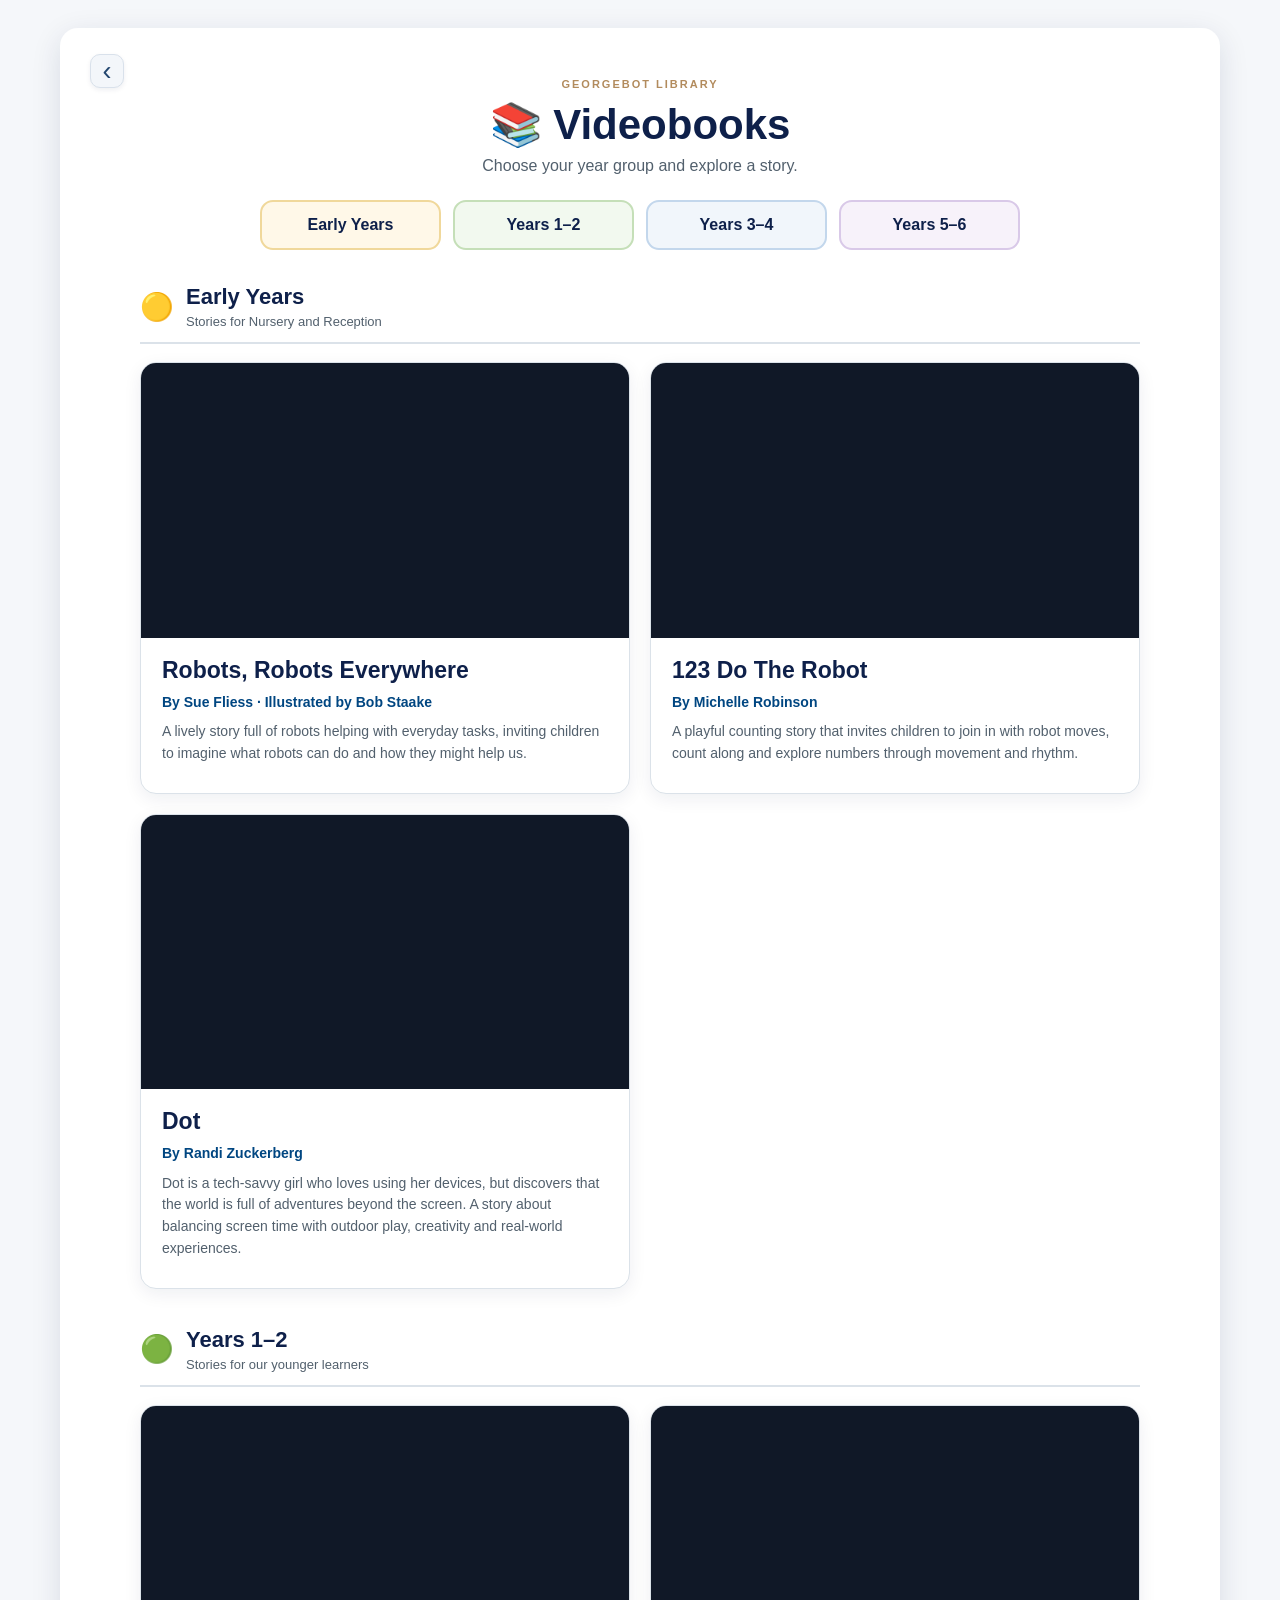
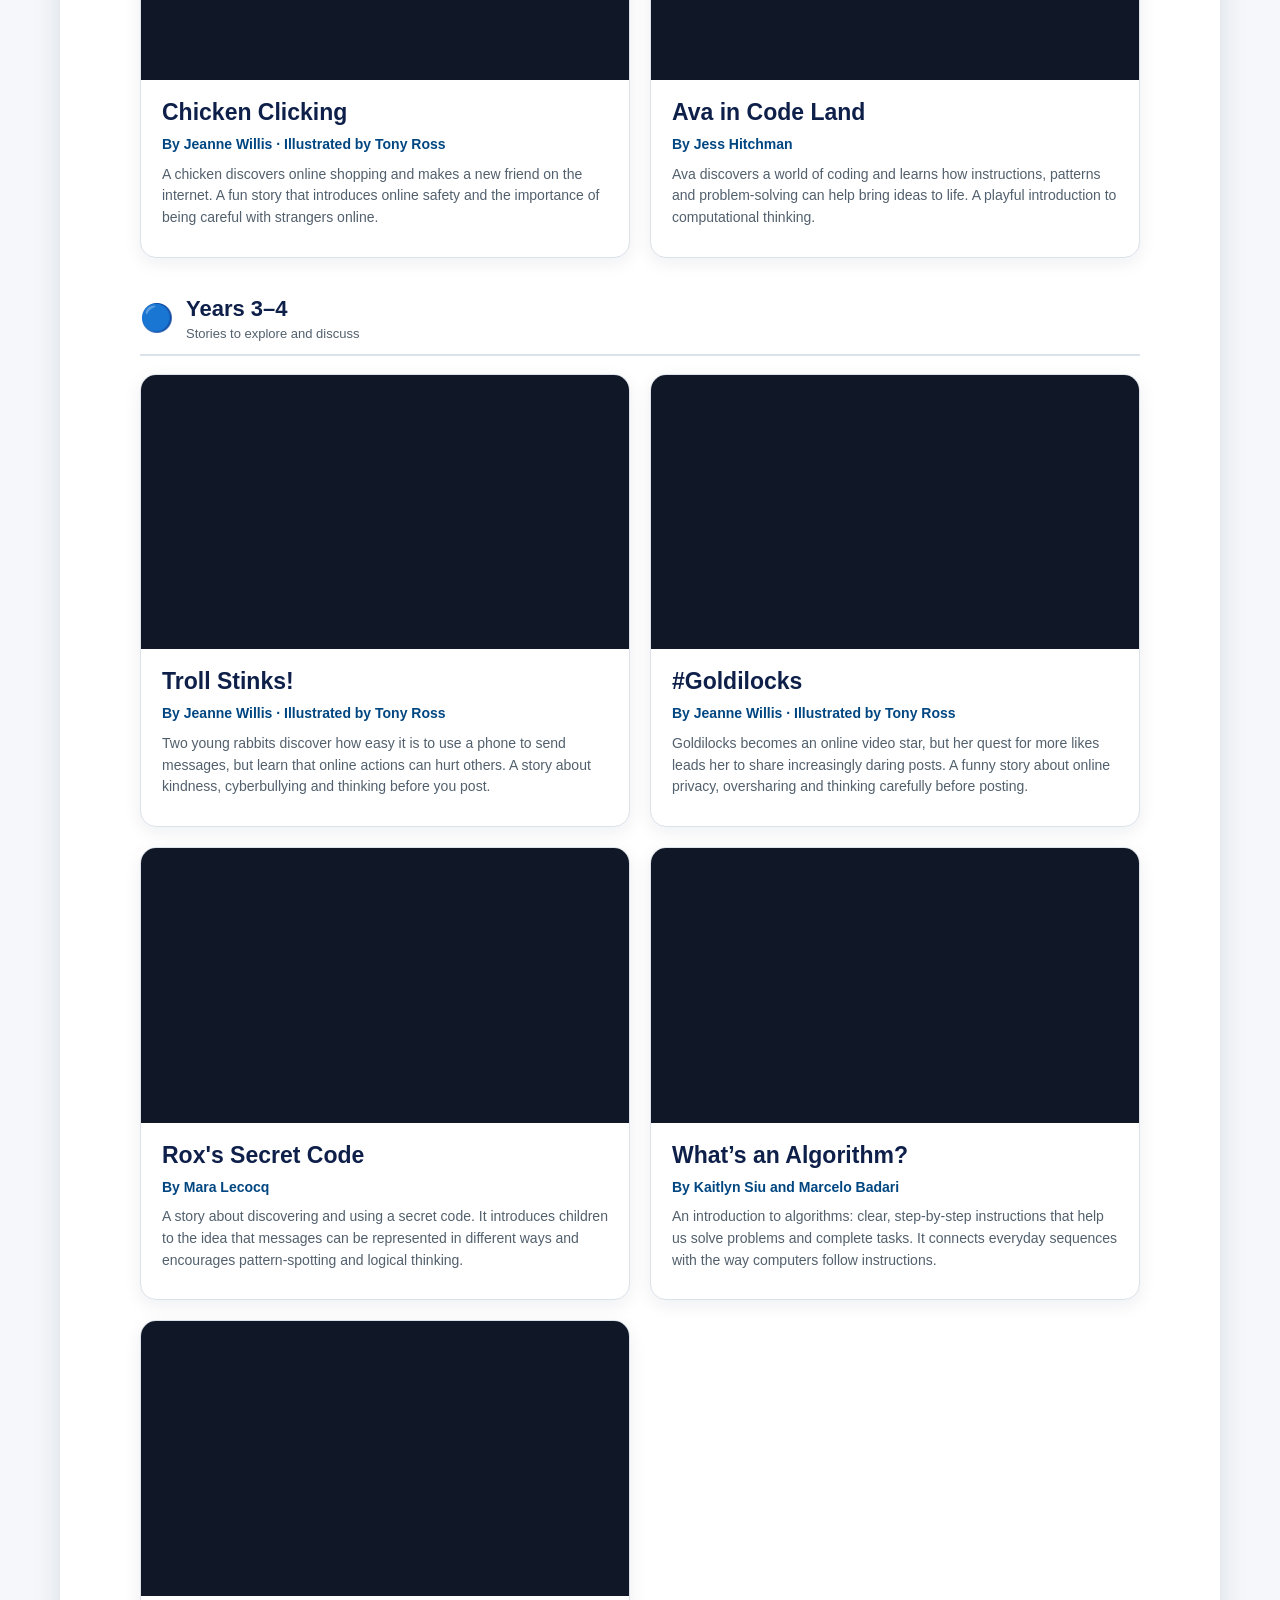
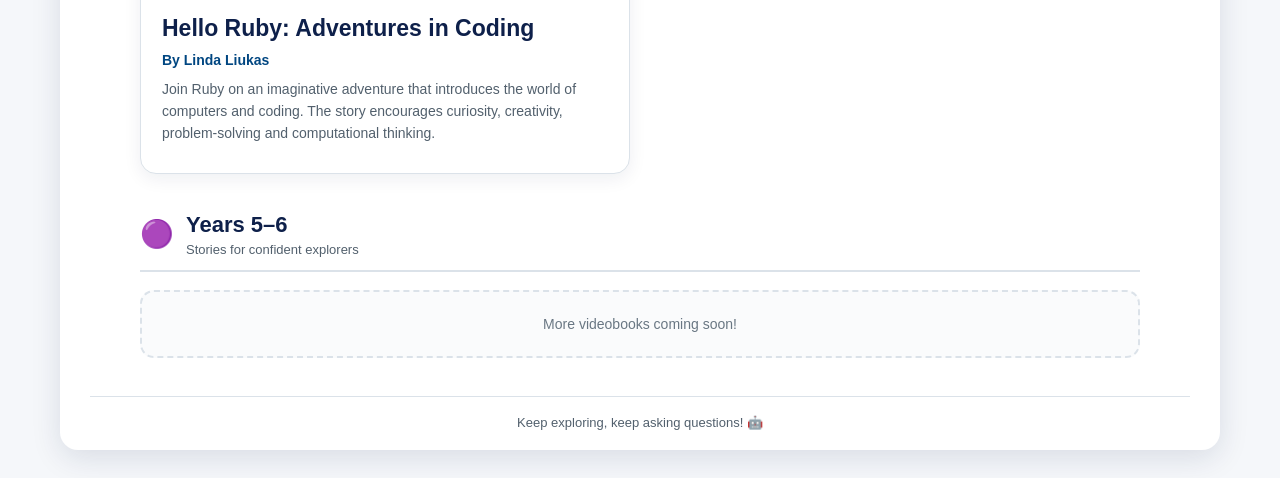
<file: videobooks.html>
<!DOCTYPE html>
<html lang="en">
<head>
  <meta charset="UTF-8">
  <meta name="viewport" content="width=device-width, initial-scale=1.0">
  <meta name="theme-color" content="#0E204A">
  <title>Videobooks | GeorgeBot</title>
  <link rel="stylesheet" href="videobooks.css">
  <link rel="icon" type="image/svg+xml" href="favicon.svg">
</head>
<body>
  <main class="library-shell">
    <header class="library-header">
      <a class="back-icon" href="index.html" aria-label="Back to GeorgeBot" title="Back to GeorgeBot">‹</a>
      <div class="library-heading">
        <span class="library-kicker">GEORGEBOT LIBRARY</span>
        <h1>📚 Videobooks</h1>
        <p>Choose your year group and explore a story.</p>
      </div>
    </header>

    <nav class="year-tabs" aria-label="Choose your year group">
      <a class="year-tab early-years" href="#early-years">Early Years</a>
      <a class="year-tab years-1-2" href="#years1-2">Years 1–2</a>
      <a class="year-tab years-3-4" href="#years3-4">Years 3–4</a>
      <a class="year-tab years-5-6" href="#years5-6">Years 5–6</a>
    </nav>

    <section class="year-library" id="early-years">
      <div class="year-title"><span>🟡</span><div><h2>Early Years</h2><p>Stories for Nursery and Reception</p></div></div>
      <div class="videobook-grid">
      <article class="videobook-card">
        <div class="video-frame">
          <iframe
            src="https://www.youtube-nocookie.com/embed/wu9AHYjnrsk?rel=0"
            title="Robots, Robots Everywhere by Sue Fliess"
            loading="lazy"
            referrerpolicy="strict-origin-when-cross-origin"
            allow="accelerometer; autoplay; clipboard-write; encrypted-media; gyroscope; picture-in-picture; web-share"
            allowfullscreen></iframe>
        </div>
        <div class="videobook-details">
          <h3>Robots, Robots Everywhere</h3>
          <p class="book-author">By Sue Fliess · Illustrated by Bob Staake</p>
          <p>A lively story full of robots helping with everyday tasks, inviting children to imagine what robots can do and how they might help us.</p>
        </div>
      </article>
      <article class="videobook-card">
        <div class="video-frame">
          <iframe
            src="https://www.youtube-nocookie.com/embed/5_SX7FezovE?rel=0"
            title="123 Do The Robot by Michelle Robinson"
            loading="lazy"
            referrerpolicy="strict-origin-when-cross-origin"
            allow="accelerometer; autoplay; clipboard-write; encrypted-media; gyroscope; picture-in-picture; web-share"
            allowfullscreen></iframe>
        </div>
        <div class="videobook-details">
          <h3>123 Do The Robot</h3>
          <p class="book-author">By Michelle Robinson</p>
          <p>A playful counting story that invites children to join in with robot moves, count along and explore numbers through movement and rhythm.</p>
        </div>
      </article>
      <article class="videobook-card">
        <div class="video-frame">
          <iframe
            src="https://www.youtube-nocookie.com/embed/2epEd2tR1-g?rel=0"
            title="Dot by Randi Zuckerberg"
            loading="lazy"
            referrerpolicy="strict-origin-when-cross-origin"
            allow="accelerometer; autoplay; clipboard-write; encrypted-media; gyroscope; picture-in-picture; web-share"
            allowfullscreen></iframe>
        </div>
        <div class="videobook-details">
          <h3>Dot</h3>
          <p class="book-author">By Randi Zuckerberg</p>
          <p>Dot is a tech-savvy girl who loves using her devices, but discovers that the world is full of adventures beyond the screen. A story about balancing screen time with outdoor play, creativity and real-world experiences.</p>
        </div>
      </article>
      </div>
    </section>

    <section class="year-library" id="years1-2">
      <div class="year-title"><span>🟢</span><div><h2>Years 1–2</h2><p>Stories for our younger learners</p></div></div>
      <div class="videobook-grid">
      <article class="videobook-card">
        <div class="video-frame">
          <iframe
            src="https://www.youtube-nocookie.com/embed/bRQgIbfGfTU?rel=0"
            title="Chicken Clicking by Jeanne Willis"
            loading="lazy"
            referrerpolicy="strict-origin-when-cross-origin"
            allow="accelerometer; autoplay; clipboard-write; encrypted-media; gyroscope; picture-in-picture; web-share"
            allowfullscreen></iframe>
        </div>
        <div class="videobook-details">
          <h3>Chicken Clicking</h3>
          <p class="book-author">By Jeanne Willis · Illustrated by Tony Ross</p>
          <p>A chicken discovers online shopping and makes a new friend on the internet. A fun story that introduces online safety and the importance of being careful with strangers online.</p>
        </div>
      </article>
      <article class="videobook-card">
        <div class="video-frame">
          <iframe
            src="https://www.youtube-nocookie.com/embed/b7HMnpkWsuc?rel=0"
            title="Ava in Code Land by Jess Hitchman"
            loading="lazy"
            referrerpolicy="strict-origin-when-cross-origin"
            allow="accelerometer; autoplay; clipboard-write; encrypted-media; gyroscope; picture-in-picture; web-share"
            allowfullscreen></iframe>
        </div>
        <div class="videobook-details">
          <h3>Ava in Code Land</h3>
          <p class="book-author">By Jess Hitchman</p>
          <p>Ava discovers a world of coding and learns how instructions, patterns and problem-solving can help bring ideas to life. A playful introduction to computational thinking.</p>
        </div>
      </article>
      </div>
    </section>

    <section class="year-library" id="years3-4">
      <div class="year-title"><span>🔵</span><div><h2>Years 3–4</h2><p>Stories to explore and discuss</p></div></div>
      <div class="videobook-grid">
      <article class="videobook-card">
        <div class="video-frame">
          <iframe
            src="https://www.youtube-nocookie.com/embed/3SBidapSdf0?rel=0"
            title="Troll Stinks by Jeanne Willis"
            loading="lazy"
            referrerpolicy="strict-origin-when-cross-origin"
            allow="accelerometer; autoplay; clipboard-write; encrypted-media; gyroscope; picture-in-picture; web-share"
            allowfullscreen></iframe>
        </div>
        <div class="videobook-details">
          <h3>Troll Stinks!</h3>
          <p class="book-author">By Jeanne Willis · Illustrated by Tony Ross</p>
          <p>Two young rabbits discover how easy it is to use a phone to send messages, but learn that online actions can hurt others. A story about kindness, cyberbullying and thinking before you post.</p>
        </div>
      </article>
      <article class="videobook-card">
        <div class="video-frame">
          <iframe
            src="https://www.youtube-nocookie.com/embed/yzGKArL98a4?rel=0"
            title="#Goldilocks by Jeanne Willis"
            loading="lazy"
            referrerpolicy="strict-origin-when-cross-origin"
            allow="accelerometer; autoplay; clipboard-write; encrypted-media; gyroscope; picture-in-picture; web-share"
            allowfullscreen></iframe>
        </div>
        <div class="videobook-details">
          <h3>#Goldilocks</h3>
          <p class="book-author">By Jeanne Willis · Illustrated by Tony Ross</p>
          <p>Goldilocks becomes an online video star, but her quest for more likes leads her to share increasingly daring posts. A funny story about online privacy, oversharing and thinking carefully before posting.</p>
        </div>
      </article>
      <article class="videobook-card">
        <div class="video-frame">
          <iframe
            src="https://www.youtube-nocookie.com/embed/lEhXizCITgQ?rel=0"
            title="Rox's Secret Code by Mara Lecocq"
            loading="lazy"
            referrerpolicy="strict-origin-when-cross-origin"
            allow="accelerometer; autoplay; clipboard-write; encrypted-media; gyroscope; picture-in-picture; web-share"
            allowfullscreen></iframe>
        </div>
        <div class="videobook-details">
          <h3>Rox's Secret Code</h3>
          <p class="book-author">By Mara Lecocq</p>
          <p>A story about discovering and using a secret code. It introduces children to the idea that messages can be represented in different ways and encourages pattern-spotting and logical thinking.</p>
        </div>
      </article>
      <article class="videobook-card">
        <div class="video-frame">
          <iframe
            src="https://www.youtube-nocookie.com/embed/gTWAookwu6U?rel=0"
            title="What's an Algorithm? by Kaitlyn Siu and Marcelo Badari"
            loading="lazy"
            referrerpolicy="strict-origin-when-cross-origin"
            allow="accelerometer; autoplay; clipboard-write; encrypted-media; gyroscope; picture-in-picture; web-share"
            allowfullscreen></iframe>
        </div>
        <div class="videobook-details">
          <h3>What’s an Algorithm?</h3>
          <p class="book-author">By Kaitlyn Siu and Marcelo Badari</p>
          <p>An introduction to algorithms: clear, step-by-step instructions that help us solve problems and complete tasks. It connects everyday sequences with the way computers follow instructions.</p>
        </div>
      </article>
      <article class="videobook-card">
        <div class="video-frame">
          <iframe
            src="https://www.youtube-nocookie.com/embed/ZclTs81Zz2Y?start=9&rel=0"
            title="Hello Ruby: Adventures in Coding by Linda Liukas"
            loading="lazy"
            referrerpolicy="strict-origin-when-cross-origin"
            allow="accelerometer; autoplay; clipboard-write; encrypted-media; gyroscope; picture-in-picture; web-share"
            allowfullscreen></iframe>
        </div>
        <div class="videobook-details">
          <h3>Hello Ruby: Adventures in Coding</h3>
          <p class="book-author">By Linda Liukas</p>
          <p>Join Ruby on an imaginative adventure that introduces the world of computers and coding. The story encourages curiosity, creativity, problem-solving and computational thinking.</p>
        </div>
      </article>
      </div>
    </section>

    <section class="year-library" id="years5-6">
      <div class="year-title"><span>🟣</span><div><h2>Years 5–6</h2><p>Stories for confident explorers</p></div></div>
      <div class="empty-library">More videobooks coming soon!</div>
    </section>

    <footer class="library-footer">Keep exploring, keep asking questions! 🤖</footer>
  </main>
</body>
</html>
</file>
<file: videobooks.css>
:root{--navy:#0E204A;--blue:#004681;--gold:#B28B5D;--muted:#52606d;--line:#dbe2e9}
*{box-sizing:border-box}
html{scroll-behavior:smooth}
body{margin:0;min-height:100vh;padding:28px 18px;background:#f5f7fa;color:var(--navy);font-family:Arial,Helvetica,sans-serif}
.library-shell{width:min(1160px,100%);min-height:calc(100vh - 56px);margin:0 auto;padding:26px 30px 20px;background:#fff;border-radius:18px;box-shadow:0 8px 30px rgba(14,32,74,.12)}
.library-header{position:relative}
.back-link{display:inline-block;color:var(--blue);font-size:14px;font-weight:700;text-decoration:none}
.back-link:hover{text-decoration:underline}
.library-heading{text-align:center;padding:20px 0 25px}
.library-kicker{font-size:11px;font-weight:700;letter-spacing:2px;color:var(--gold)}
.library-heading h1{font-size:clamp(30px,5vw,42px);margin:8px 0;color:var(--navy)}
.library-heading p{margin:0;color:var(--muted);font-size:16px}
.year-tabs{display:grid;grid-template-columns:repeat(4,1fr);gap:12px;margin:0 auto 34px;max-width:760px}
.year-tab{display:block;padding:14px 10px;border:2px solid var(--line);border-radius:13px;text-align:center;text-decoration:none;color:var(--navy);font-weight:700;transition:transform .15s,border-color .15s}
.year-tab:hover{transform:translateY(-2px);border-color:var(--gold)}
.early-years{background:#fff8e8;border-color:#f0d89b}
.years-1-2{background:#f2f9ef;border-color:#c5dfb8}
.years-3-4{background:#f1f6fb;border-color:#c3d7ec}
.years-5-6{background:#f7f2fa;border-color:#d9c9e8}
.year-library{scroll-margin-top:20px;margin:0 auto 38px;max-width:1000px}
.videobook-grid{display:grid;grid-template-columns:repeat(2,minmax(0,1fr));gap:20px;align-items:start}
.year-title{display:flex;align-items:center;gap:12px;padding-bottom:13px;border-bottom:2px solid var(--line);margin-bottom:18px}
.year-title>span{font-size:27px}
.year-title h2{font-size:22px;margin:0 0 4px}
.year-title p{font-size:13px;color:var(--muted);margin:0}
.empty-library{padding:24px;border:2px dashed var(--line);border-radius:14px;text-align:center;color:#697783;background:#fafbfc;font-size:14px}
.videobook-card{overflow:hidden;border:1px solid var(--line);border-radius:16px;background:#fff;box-shadow:0 5px 18px rgba(14,32,74,.07)}
.video-frame{position:relative;width:100%;aspect-ratio:16/9;background:#101827}
.video-frame iframe{position:absolute;inset:0;width:100%;height:100%;border:0}
.videobook-details{padding:19px 21px 20px}
.videobook-details h3{font-size:23px;margin:0 0 8px}
.videobook-details p{font-size:14px;line-height:1.55;color:var(--muted);margin:0 0 8px}
.videobook-details .book-author{font-weight:700;color:var(--blue);margin-bottom:8px}
.library-footer{text-align:center;border-top:1px solid var(--line);padding-top:18px;color:var(--muted);font-size:13px}
@media(max-width:680px){.videobook-grid{grid-template-columns:1fr}}
@media(max-width:600px){body{padding:0;background:#fff}.library-shell{min-height:100vh;padding:20px 16px;border-radius:0;box-shadow:none}.library-heading{padding:24px 0}.year-tabs{grid-template-columns:repeat(2,1fr);gap:7px;margin-bottom:28px}.year-tab{padding:12px 5px;font-size:13px}.year-title h2{font-size:20px}.videobook-details{padding:16px}.videobook-details h3{font-size:21px}}
@media(prefers-reduced-motion:reduce){html{scroll-behavior:auto}.year-tab{transition:none}}

/* Match the compact GeorgeBot section back arrow */
.library-header .back-icon{
 position:absolute;
 top:0;
 left:0;
 display:inline-flex;
 align-items:center;
 justify-content:center;
 box-sizing:border-box;
 width:34px;
 min-width:34px;
 height:34px;
 min-height:34px;
 padding:0;
 border:1px solid #d9e1eb;
 border-radius:10px;
 background:#f3f6fa;
 color:#23466f;
 font-family:Arial,Helvetica,sans-serif;
 font-size:27px;
 font-weight:400;
 line-height:1;
 text-align:center;
 text-decoration:none;
 box-shadow:0 2px 5px rgba(14,32,74,.07);
 transition:background .15s,border-color .15s,transform .15s;
}
.library-header .back-icon:hover{
 background:#e7edf5;
 border-color:#b8c8dc;
 transform:translateX(-2px);
}
.library-header .back-icon:focus-visible{outline:2px solid #416d9e;outline-offset:3px}
</file>
